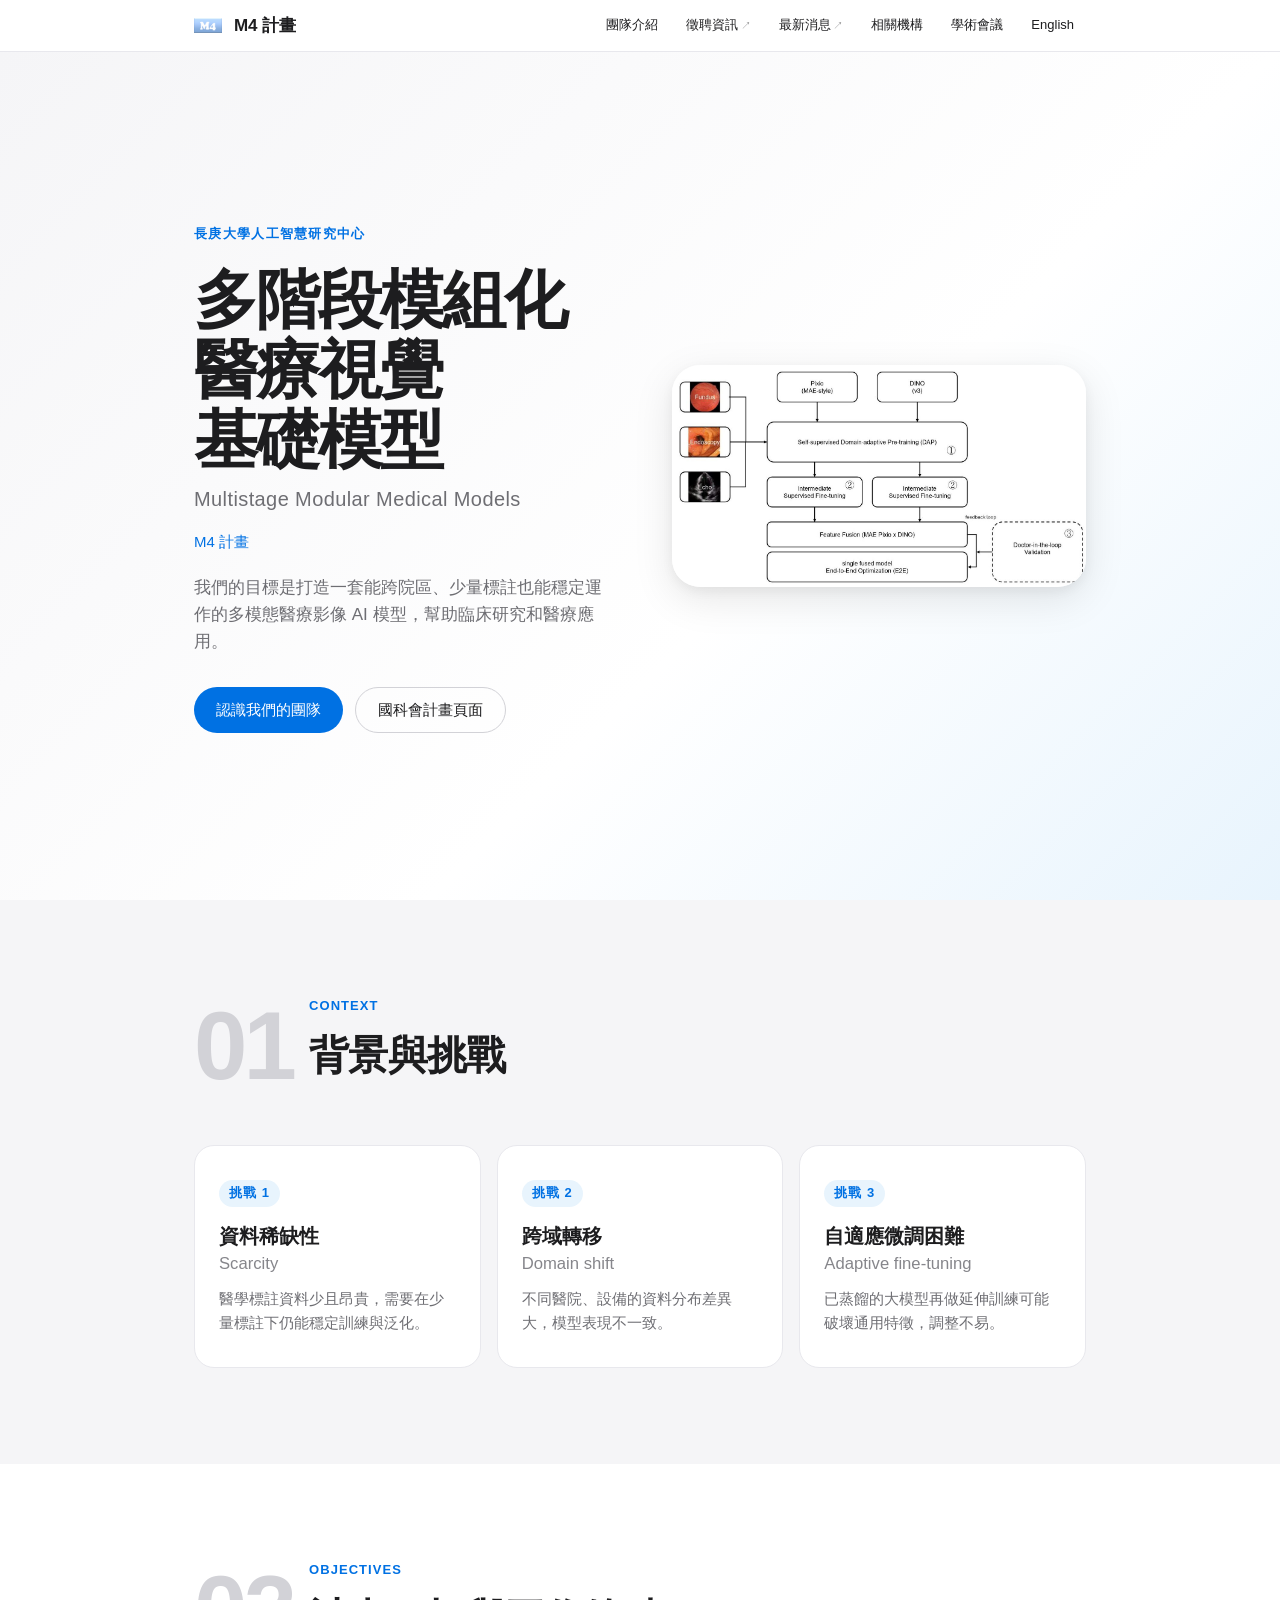
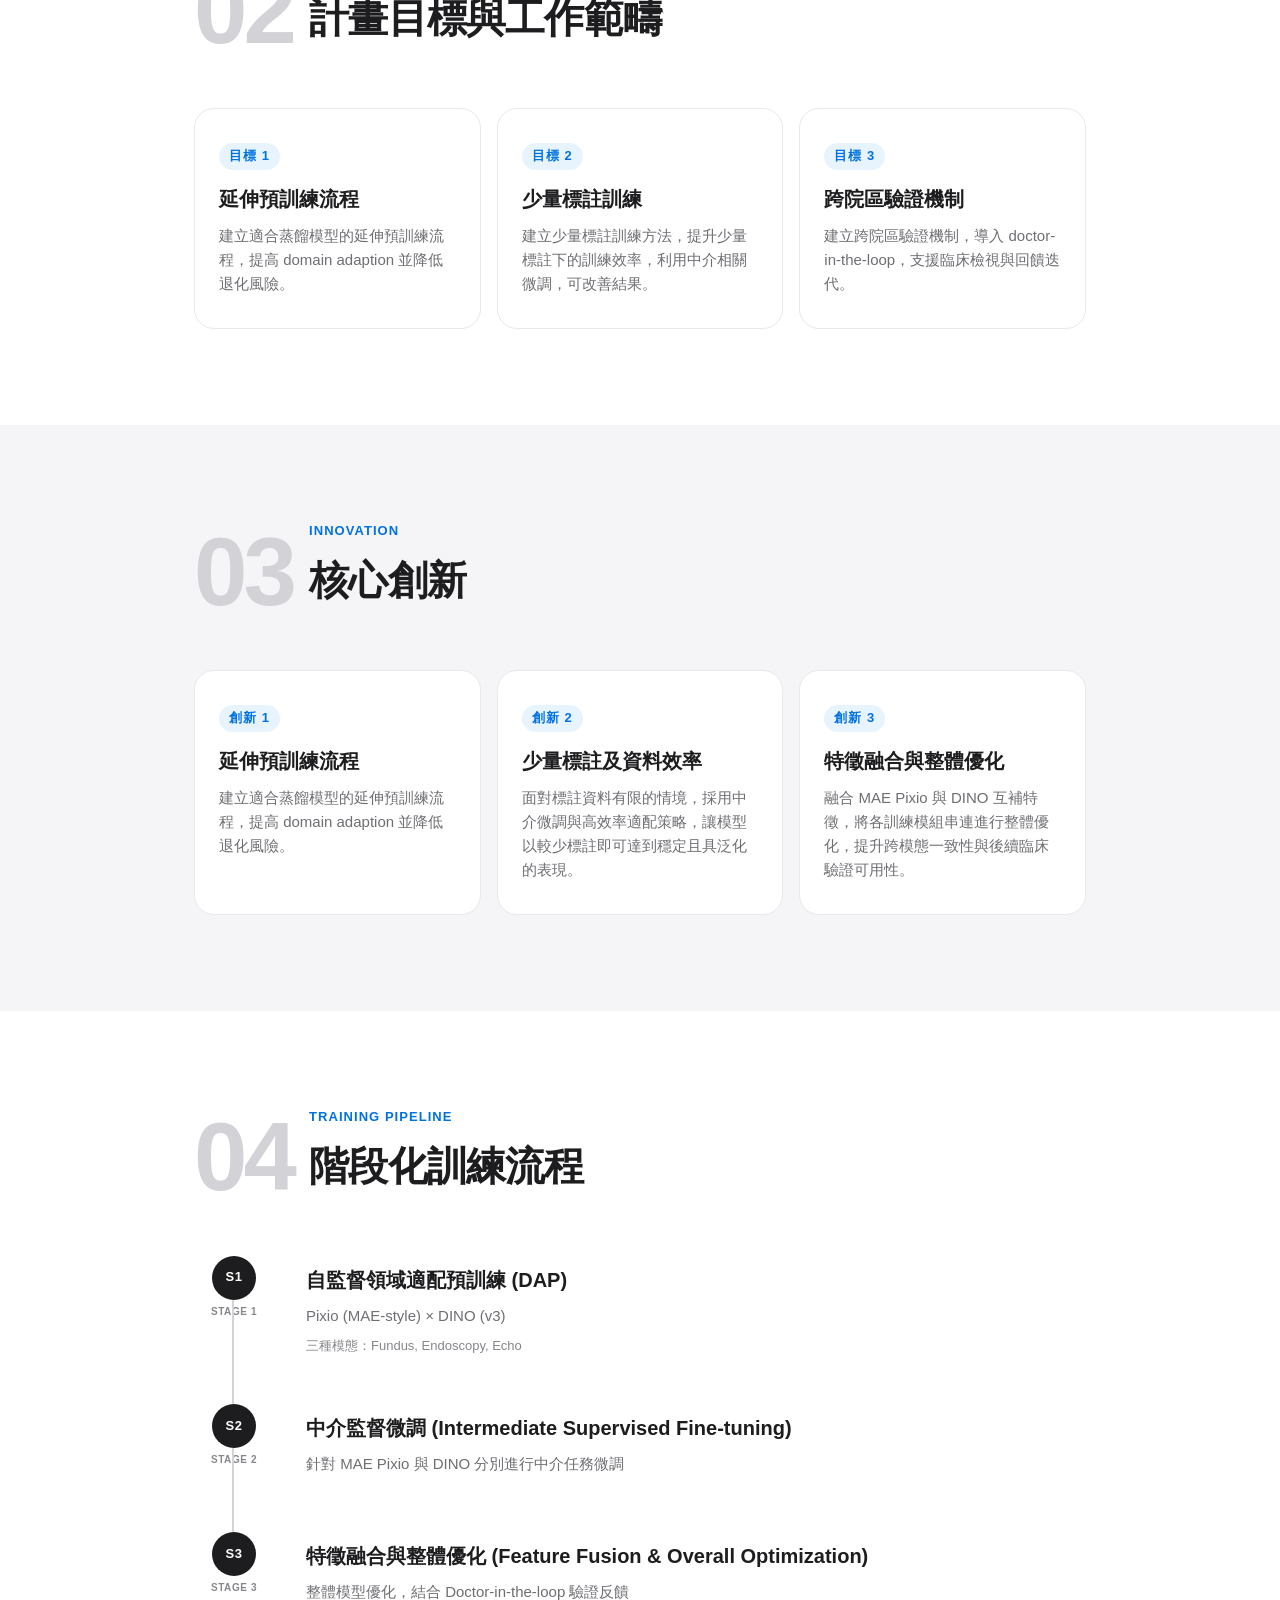
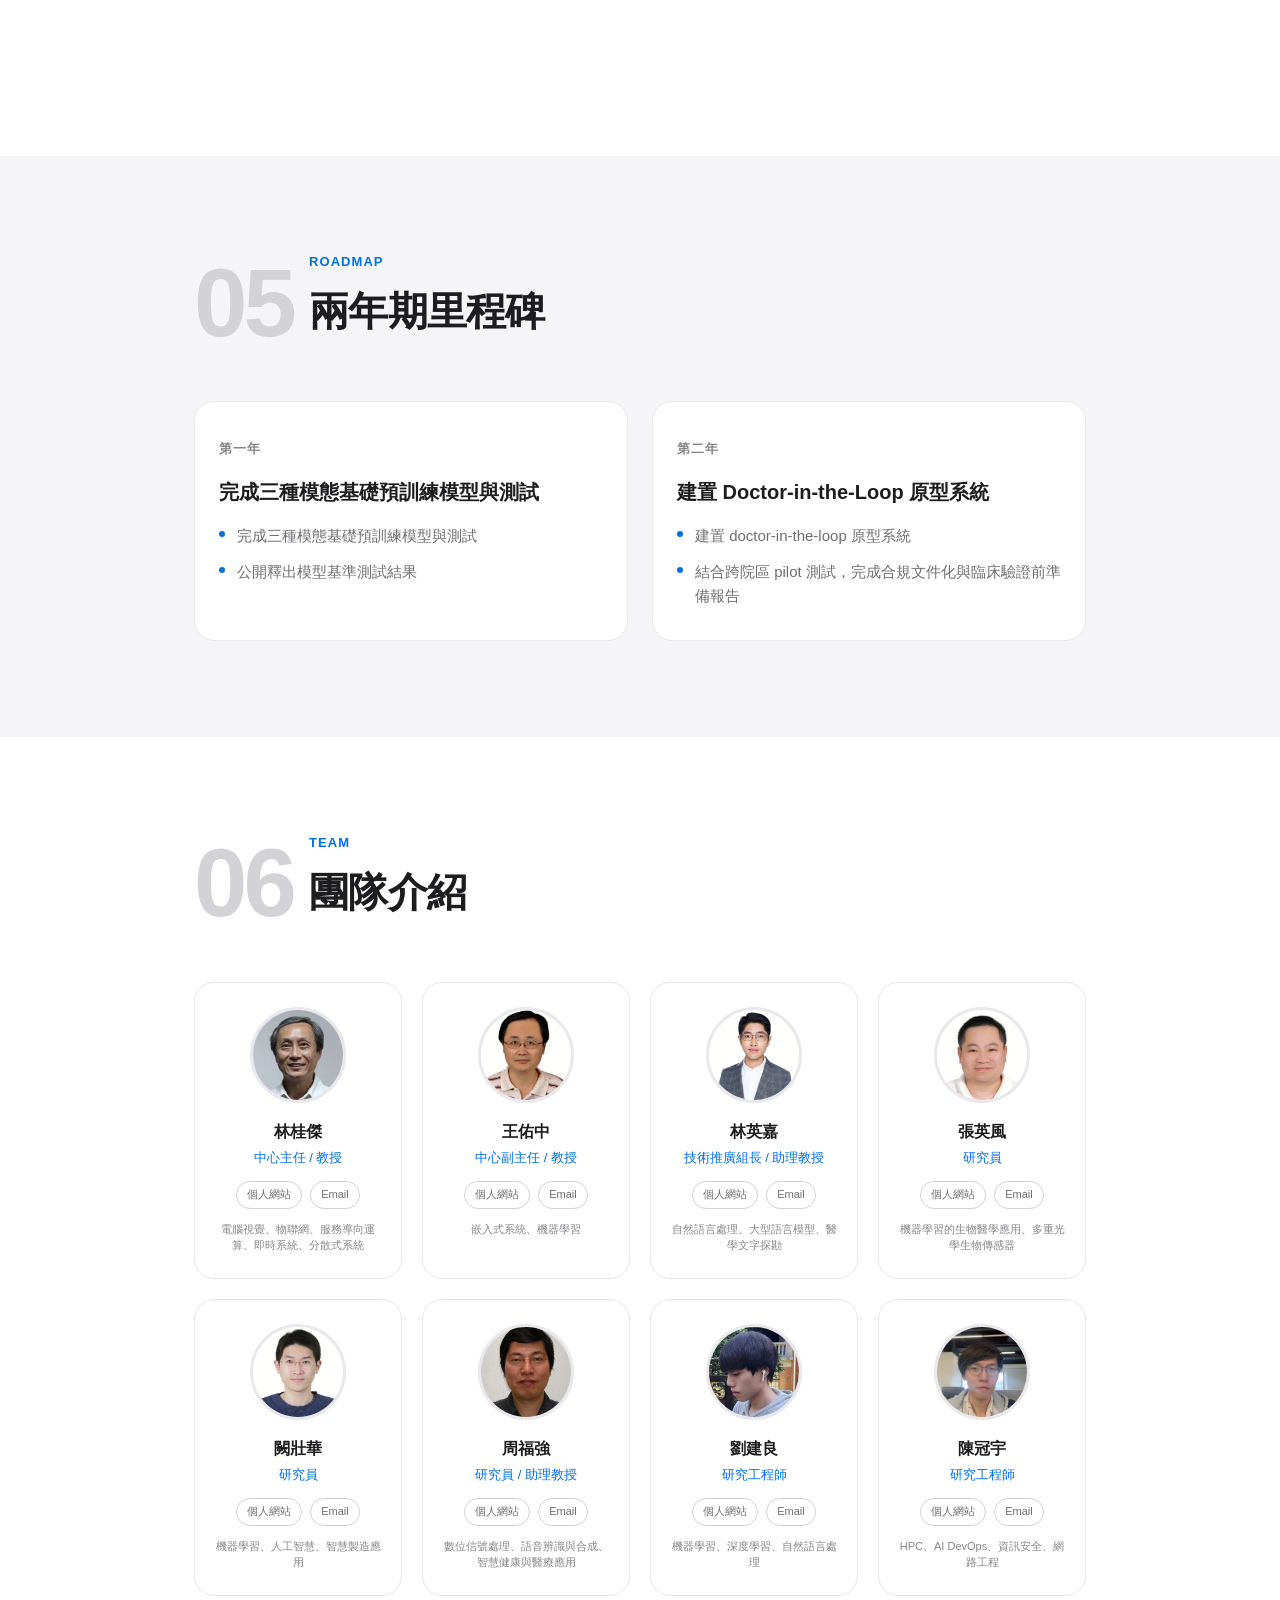
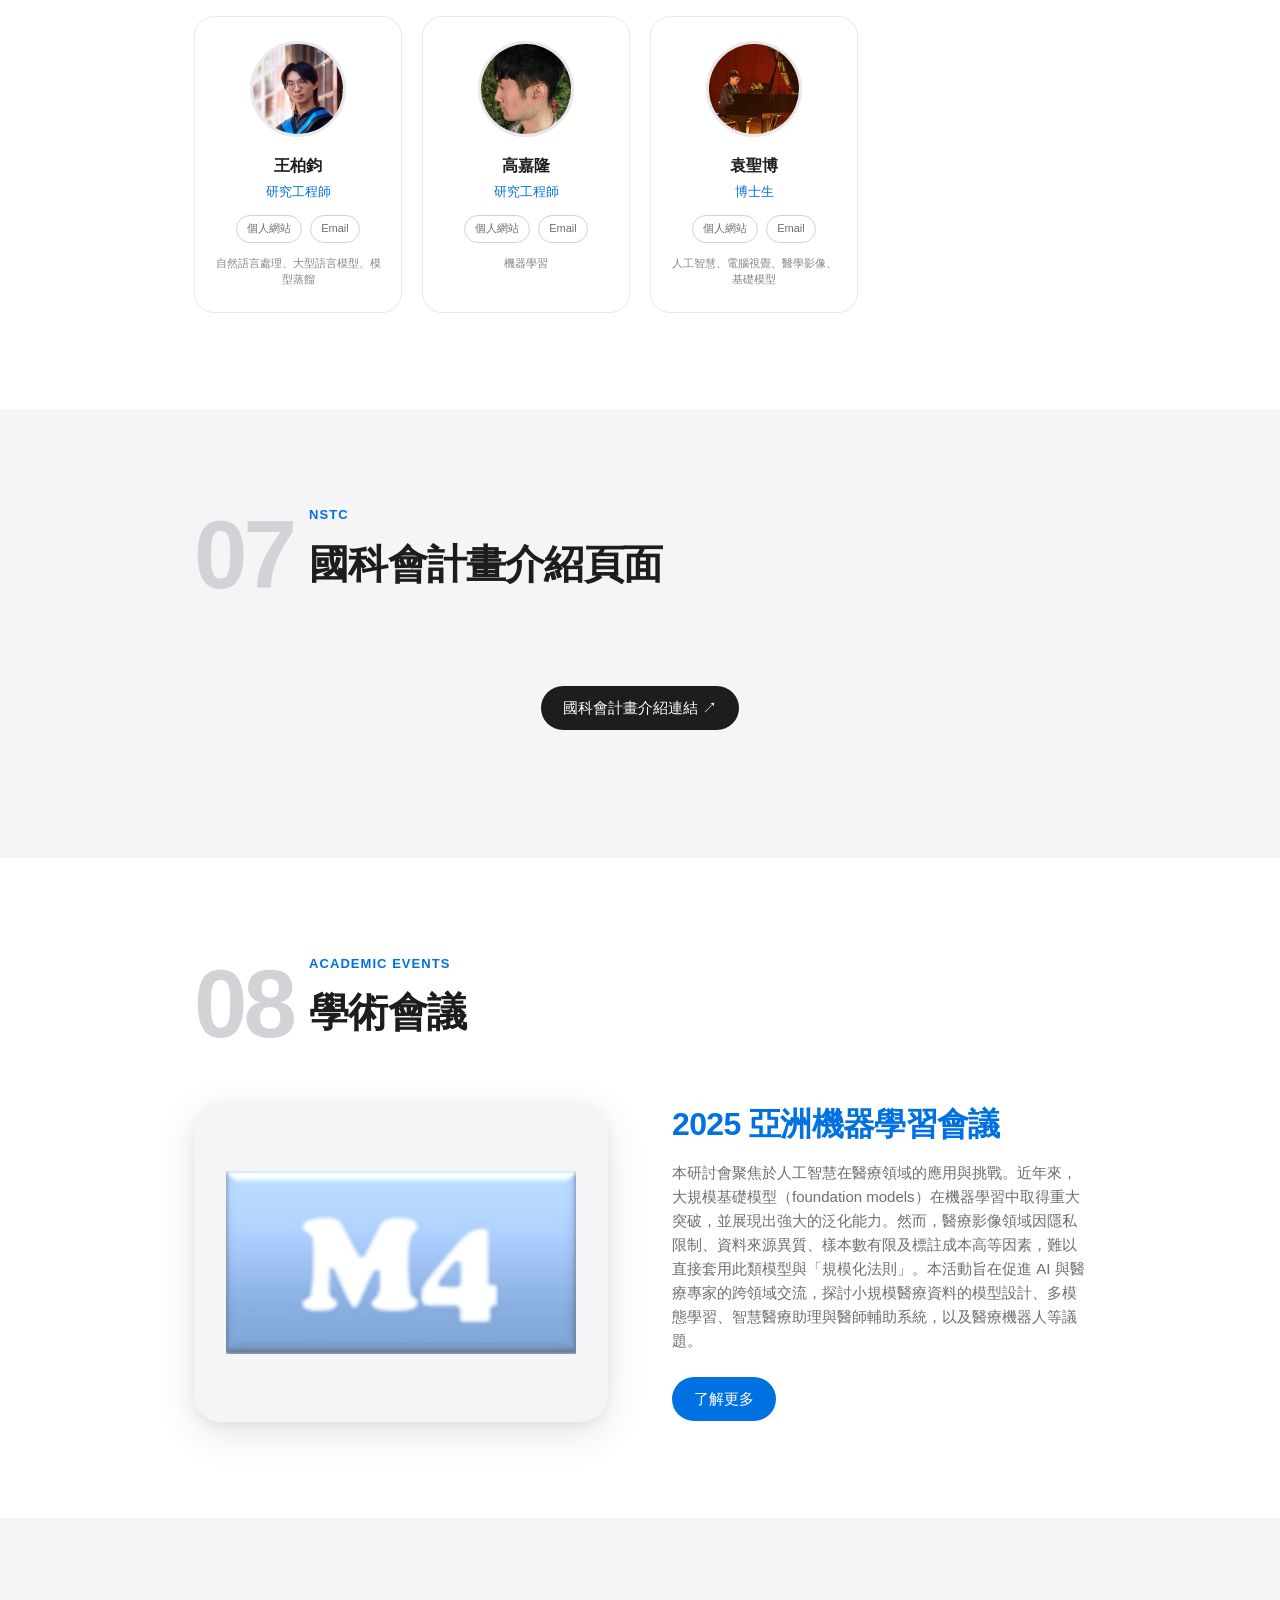
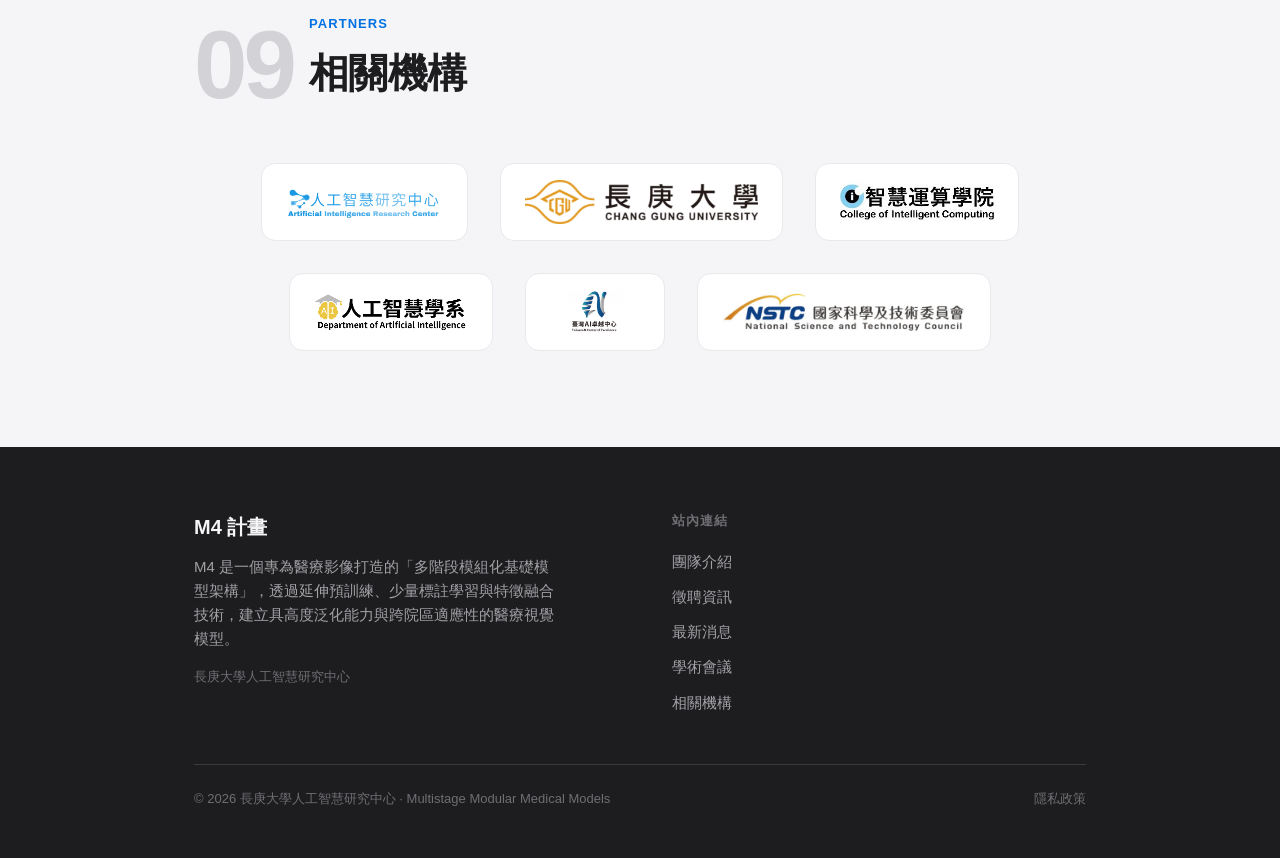
<file: index.html>
<!doctype html>
<html lang="zh-TW">
  <head>
    <meta charset="utf-8" />
    <meta name="viewport" content="width=device-width, initial-scale=1" />
    <title>M4 計畫 — 多階段模組化醫療視覺基礎模型</title>
    <meta
      name="description"
      content="多階段模組化醫療視覺基礎模型（Multistage Modular Medical Models），長庚大學人工智慧研究中心。"
    />

    <!-- Favicon -->
    <link rel="icon" sizes="32x32" href="images/cropped-logo-32x32.png" />
    <link rel="apple-touch-icon" href="images/cropped-logo-180x180.png" />

    <!-- Theme stylesheet -->
    <link rel="stylesheet" href="css/theme.css" />
  </head>
  <body>
    <a class="skip-link" href="#main-content">跳至主要內容</a>

    <!-- ── Navigation ── -->
    <header class="site-nav" role="banner">
      <div class="site-nav__inner">
        <a class="site-nav__brand" href="index.html" aria-label="M4計畫 首頁">
          <img
            class="site-nav__logo"
            src="images/截圖-2026-03-12-22.49.05.png"
            alt=""
            width="28"
            height="28"
          />
          <span class="site-nav__site-name">M4 計畫</span>
        </a>

        <button
          class="site-nav__toggle"
          aria-expanded="false"
          aria-controls="site-nav-menu"
          aria-label="開啟選單"
        >
          <svg
            width="22"
            height="22"
            viewBox="0 0 24 24"
            fill="none"
            stroke="currentColor"
            stroke-width="2"
            stroke-linecap="round"
          >
            <path d="M3 7h18M3 12h18M3 17h18" />
          </svg>
        </button>

        <div class="site-nav__menu" id="site-nav-menu">
          <ul class="site-nav__links" role="list">
            <li>
              <a class="site-nav__link" href="#team-introduction">團隊介紹</a>
            </li>
            <li>
              <a
                class="site-nav__link site-nav__link--external"
                href="https://www.cgu.edu.tw/aic/Subject?nodeId=12884"
                target="_blank"
                rel="noopener"
                >徵聘資訊</a
              >
            </li>
            <li>
              <a
                class="site-nav__link site-nav__link--external"
                href="https://www.cgu.edu.tw/aic/Subject?nodeId=7143"
                target="_blank"
                rel="noopener"
                >最新消息</a
              >
            </li>
            <li>
              <a class="site-nav__link" href="#related-organizations"
                >相關機構</a
              >
            </li>
            <li>
              <a class="site-nav__link" href="#academic-conference">學術會議</a>
            </li>
            <li>
              <a class="site-nav__link" href="index-en.html">English</a>
            </li>
          </ul>
          <!-- <div class="site-nav__lang">
          <a class="site-nav__lang-btn site-nav__lang-btn--active" href="index.html">
            <img src="images/tw.png" alt="" width="16" height="12" />
            繁體中文
          </a>
          <a class="site-nav__lang-btn" href="https://m4.alfredchen.tw/en/" target="_blank" rel="noopener">
            <img src="images/us.png" alt="" width="16" height="12" />
            English
          </a>
        </div> -->
        </div>
      </div>
    </header>

    <main id="main-content">
      <!-- ── Hero ── -->
      <section class="hero" aria-label="首頁主視覺">
        <div class="hero__bg" aria-hidden="true"></div>
        <div class="container hero__inner">
          <div class="hero__content">
            <span class="hero__eyebrow">長庚大學人工智慧研究中心</span>
            <h1 class="hero__title">
              多階段模組化<br />醫療視覺<br />基礎模型
              <span class="hero__title-en"
                >Multistage Modular Medical Models</span
              >
            </h1>
            <p class="hero__subtitle">M4 計畫</p>
            <p class="hero__description">
              我們的目標是打造一套能跨院區、少量標註也能穩定運作的多模態醫療影像
              AI 模型，幫助臨床研究和醫療應用。
            </p>
            <div class="hero__cta">
              <a class="btn btn--primary" href="#team-introduction"
                >認識我們的團隊</a
              >
              <a
                class="btn btn--outline"
                href="https://www.twaicoe.org/medical-model-beyond-scaling-a-modular-foundation-model-approach-for-medical-visual-understanding/"
                target="_blank"
                rel="noopener"
                >國科會計畫頁面</a
              >
            </div>
          </div>
          <figure class="hero__image">
            <img
              src="images/E3-scaled-e1773392782258.jpg"
              alt="M4 計畫團隊"
              width="800"
              height="600"
            />
          </figure>
        </div>
      </section>

      <!-- ── 01 背景與挑戰 ── -->
      <section
        class="section section--alt"
        id="background"
        aria-labelledby="section-01-title"
      >
        <div class="container">
          <div class="section__header">
            <div class="section-label">
              <span class="section-label__num" aria-hidden="true">01</span>
              <div class="section-label__text">
                <p class="section__eyebrow">Context</p>
                <h2 class="section__title" id="section-01-title">背景與挑戰</h2>
              </div>
            </div>
          </div>
          <div class="card-grid">
            <article class="feat-card">
              <span class="feat-card__number">挑戰 1</span>
              <h3 class="feat-card__title">
                資料稀缺性<br /><small
                  style="font-weight: 400; color: var(--color-text-tertiary)"
                  >Scarcity</small
                >
              </h3>
              <p class="feat-card__body">
                醫學標註資料少且昂貴，需要在少量標註下仍能穩定訓練與泛化。
              </p>
            </article>
            <article class="feat-card">
              <span class="feat-card__number">挑戰 2</span>
              <h3 class="feat-card__title">
                跨域轉移<br /><small
                  style="font-weight: 400; color: var(--color-text-tertiary)"
                  >Domain shift</small
                >
              </h3>
              <p class="feat-card__body">
                不同醫院、設備的資料分布差異大，模型表現不一致。
              </p>
            </article>
            <article class="feat-card">
              <span class="feat-card__number">挑戰 3</span>
              <h3 class="feat-card__title">
                自適應微調困難<br /><small
                  style="font-weight: 400; color: var(--color-text-tertiary)"
                  >Adaptive fine-tuning</small
                >
              </h3>
              <p class="feat-card__body">
                已蒸餾的大模型再做延伸訓練可能破壞通用特徵，調整不易。
              </p>
            </article>
          </div>
        </div>
      </section>

      <!-- ── 02 計畫目標 ── -->
      <section
        class="section"
        id="objectives"
        aria-labelledby="section-02-title"
      >
        <div class="container">
          <div class="section__header">
            <div class="section-label">
              <span class="section-label__num" aria-hidden="true">02</span>
              <div class="section-label__text">
                <p class="section__eyebrow">Objectives</p>
                <h2 class="section__title" id="section-02-title">
                  計畫目標與工作範疇
                </h2>
              </div>
            </div>
          </div>
          <div class="card-grid">
            <article class="feat-card">
              <span class="feat-card__number">目標 1</span>
              <h3 class="feat-card__title">延伸預訓練流程</h3>
              <p class="feat-card__body">
                建立適合蒸餾模型的延伸預訓練流程，提高 domain adaption
                並降低退化風險。
              </p>
            </article>
            <article class="feat-card">
              <span class="feat-card__number">目標 2</span>
              <h3 class="feat-card__title">少量標註訓練</h3>
              <p class="feat-card__body">
                建立少量標註訓練方法，提升少量標註下的訓練效率，利用中介相關微調，可改善結果。
              </p>
            </article>
            <article class="feat-card">
              <span class="feat-card__number">目標 3</span>
              <h3 class="feat-card__title">跨院區驗證機制</h3>
              <p class="feat-card__body">
                建立跨院區驗證機制，導入
                doctor-in-the-loop，支援臨床檢視與回饋迭代。
              </p>
            </article>
          </div>
        </div>
      </section>

      <!-- ── 03 核心創新 ── -->
      <section
        class="section section--alt"
        id="innovations"
        aria-labelledby="section-03-title"
      >
        <div class="container">
          <div class="section__header">
            <div class="section-label">
              <span class="section-label__num" aria-hidden="true">03</span>
              <div class="section-label__text">
                <p class="section__eyebrow">Innovation</p>
                <h2 class="section__title" id="section-03-title">核心創新</h2>
              </div>
            </div>
          </div>
          <div class="card-grid">
            <article class="feat-card">
              <span class="feat-card__number">創新 1</span>
              <h3 class="feat-card__title">延伸預訓練流程</h3>
              <p class="feat-card__body">
                建立適合蒸餾模型的延伸預訓練流程，提高 domain adaption
                並降低退化風險。
              </p>
            </article>
            <article class="feat-card">
              <span class="feat-card__number">創新 2</span>
              <h3 class="feat-card__title">少量標註及資料效率</h3>
              <p class="feat-card__body">
                面對標註資料有限的情境，採用中介微調與高效率適配策略，讓模型以較少標註即可達到穩定且具泛化的表現。
              </p>
            </article>
            <article class="feat-card">
              <span class="feat-card__number">創新 3</span>
              <h3 class="feat-card__title">特徵融合與整體優化</h3>
              <p class="feat-card__body">
                融合 MAE Pixio 與 DINO
                互補特徵，將各訓練模組串連進行整體優化，提升跨模態一致性與後續臨床驗證可用性。
              </p>
            </article>
          </div>
        </div>
      </section>

      <!-- ── 04 階段化訓練流程 ── -->
      <section class="section" id="pipeline" aria-labelledby="section-04-title">
        <div class="container">
          <div class="section__header">
            <div class="section-label">
              <span class="section-label__num" aria-hidden="true">04</span>
              <div class="section-label__text">
                <p class="section__eyebrow">Training Pipeline</p>
                <h2 class="section__title" id="section-04-title">
                  階段化訓練流程
                </h2>
              </div>
            </div>
          </div>
          <div class="pipeline">
            <div class="pipeline__item">
              <div class="pipeline__badge">
                <span class="pipeline__step-num">S1</span>
                <span class="pipeline__label">Stage 1</span>
              </div>
              <div class="pipeline__content">
                <h3 class="pipeline__title">自監督領域適配預訓練 (DAP)</h3>
                <p class="pipeline__detail">Pixio (MAE-style) × DINO (v3)</p>
                <p class="pipeline__meta">三種模態：Fundus, Endoscopy, Echo</p>
              </div>
            </div>
            <div class="pipeline__item">
              <div class="pipeline__badge">
                <span class="pipeline__step-num">S2</span>
                <span class="pipeline__label">Stage 2</span>
              </div>
              <div class="pipeline__content">
                <h3 class="pipeline__title">
                  中介監督微調 (Intermediate Supervised Fine-tuning)
                </h3>
                <p class="pipeline__detail">
                  針對 MAE Pixio 與 DINO 分別進行中介任務微調
                </p>
              </div>
            </div>
            <div class="pipeline__item">
              <div class="pipeline__badge">
                <span class="pipeline__step-num">S3</span>
                <span class="pipeline__label">Stage 3</span>
              </div>
              <div class="pipeline__content">
                <h3 class="pipeline__title">
                  特徵融合與整體優化 (Feature Fusion &amp; Overall Optimization)
                </h3>
                <p class="pipeline__detail">
                  整體模型優化，結合 Doctor-in-the-loop 驗證反饋
                </p>
              </div>
            </div>
          </div>
        </div>
      </section>

      <!-- ── 05 兩年期里程碑 ── -->
      <section
        class="section section--alt"
        id="milestones-section"
        aria-labelledby="section-05-title"
      >
        <div class="container">
          <div class="section__header">
            <div class="section-label">
              <span class="section-label__num" aria-hidden="true">05</span>
              <div class="section-label__text">
                <p class="section__eyebrow">Roadmap</p>
                <h2 class="section__title" id="section-05-title">
                  兩年期里程碑
                </h2>
              </div>
            </div>
          </div>
          <div class="milestones">
            <div class="milestone">
              <span class="milestone__year">第一年</span>
              <h3 class="milestone__title">完成三種模態基礎預訓練模型與測試</h3>
              <ul class="milestone__items">
                <li>完成三種模態基礎預訓練模型與測試</li>
                <li>公開釋出模型基準測試結果</li>
              </ul>
            </div>
            <div class="milestone">
              <span class="milestone__year">第二年</span>
              <h3 class="milestone__title">建置 Doctor-in-the-Loop 原型系統</h3>
              <ul class="milestone__items">
                <li>建置 doctor-in-the-loop 原型系統</li>
                <li>
                  結合跨院區 pilot 測試，完成合規文件化與臨床驗證前準備報告
                </li>
              </ul>
            </div>
          </div>
        </div>
      </section>

      <!-- ── 06 團隊介紹 ── -->
      <section
        class="section"
        id="team-introduction"
        aria-labelledby="section-06-title"
      >
        <div class="container">
          <div class="section__header">
            <div class="section-label">
              <span class="section-label__num" aria-hidden="true">06</span>
              <div class="section-label__text">
                <p class="section__eyebrow">Team</p>
                <h2 class="section__title" id="section-06-title">團隊介紹</h2>
              </div>
            </div>
          </div>
          <div class="team-grid">
            <article class="member-card">
              <div class="member-card__photo">
                <img
                  src="images/8145feb1-9708-4ad5-87f3-121fce575968-edited-1-591x600.jpg"
                  alt="林桂傑 教授"
                  width="96"
                  height="96"
                />
              </div>
              <h3 class="member-card__name">林桂傑</h3>
              <p class="member-card__role">中心主任 / 教授</p>
              <div class="member-card__links">
                <a
                  class="member-card__link"
                  href="https://faculty.sites.uci.edu/klin/"
                  target="_blank"
                  rel="noopener"
                  >個人網站</a
                >
                <a class="member-card__link" href="mailto:klin@cgu.edu.tw"
                  >Email</a
                >
              </div>
              <p class="member-card__specialties">
                電腦視覺、物聯網、服務導向運算、即時系統、分散式系統
              </p>
            </article>

            <article class="member-card">
              <div class="member-card__photo">
                <img
                  src="images/be84da31-3fab-41fd-8dde-f7ce2281baea-edited-596x600.jpg"
                  alt="王佑中 教授"
                  width="96"
                  height="96"
                />
              </div>
              <h3 class="member-card__name">王佑中</h3>
              <p class="member-card__role">中心副主任 / 教授</p>
              <div class="member-card__links">
                <a
                  class="member-card__link"
                  href="https://www.cgu.edu.tw/ai/FullTimeProfessorManagement/Detail/d333ffe8-af47-4b45-a85a-c0e6c5568bb9"
                  target="_blank"
                  rel="noopener"
                  >個人網站</a
                >
                <a class="member-card__link" href="mailto:wycc@cgu.edu.tw"
                  >Email</a
                >
              </div>
              <p class="member-card__specialties">嵌入式系統、機器學習</p>
            </article>

            <article class="member-card">
              <div class="member-card__photo">
                <img
                  src="images/61e68821-8cb5-4e25-8ddf-5277ef7bdc0d-edited-1-593x600.jpg"
                  alt="林英嘉 助理教授"
                  width="96"
                  height="96"
                />
              </div>
              <h3 class="member-card__name">林英嘉</h3>
              <p class="member-card__role">技術推廣組長 / 助理教授</p>
              <div class="member-card__links">
                <a
                  class="member-card__link"
                  href="https://yingjialin.org/about/"
                  target="_blank"
                  rel="noopener"
                  >個人網站</a
                >
                <a class="member-card__link" href="mailto:yjlin@cgu.edu.tw"
                  >Email</a
                >
              </div>
              <p class="member-card__specialties">
                自然語言處理、大型語言模型、醫學文字探勘
              </p>
            </article>

            <article class="member-card">
              <div class="member-card__photo">
                <img
                  src="images/73c68562-c8c8-46f1-aa8c-1861c3284c4e-edited-593x600.jpg"
                  alt="張英風 研究員"
                  width="96"
                  height="96"
                />
              </div>
              <h3 class="member-card__name">張英風</h3>
              <p class="member-card__role">研究員</p>
              <div class="member-card__links">
                <a
                  class="member-card__link"
                  href="https://www.cgu.edu.tw/aic/ContentSection?nodeId=13252"
                  target="_blank"
                  rel="noopener"
                  >個人網站</a
                >
                <a
                  class="member-card__link"
                  href="mailto:yfchang@mail.cgu.edu.tw"
                  >Email</a
                >
              </div>
              <p class="member-card__specialties">
                機器學習的生物醫學應用、多重光學生物傳感器
              </p>
            </article>

            <article class="member-card">
              <div class="member-card__photo">
                <img
                  src="images/e7cb84a3-ef7b-44e3-8228-aa56aeb4a3d0-edited-595x600.jpg"
                  alt="闕壯華 研究員"
                  width="96"
                  height="96"
                />
              </div>
              <h3 class="member-card__name">闕壯華</h3>
              <p class="member-card__role">研究員</p>
              <div class="member-card__links">
                <a
                  class="member-card__link"
                  href="https://pure.lib.cgu.edu.tw/zh/persons/chuang-hua-chueh/"
                  target="_blank"
                  rel="noopener"
                  >個人網站</a
                >
                <a class="member-card__link" href="mailto:chchueh@cgu.edu.tw"
                  >Email</a
                >
              </div>
              <p class="member-card__specialties">
                機器學習、人工智慧、智慧製造應用
              </p>
            </article>

            <article class="member-card">
              <div class="member-card__photo">
                <img
                  src="images/8311835c-bbb5-4063-a563-0d819028b270-edited-600x595.jpg"
                  alt="周福強 助理教授"
                  width="96"
                  height="96"
                />
              </div>
              <h3 class="member-card__name">周福強</h3>
              <p class="member-card__role">研究員 / 助理教授</p>
              <div class="member-card__links">
                <a
                  class="member-card__link"
                  href="https://www.cgu.edu.tw/ai/FullTimeProfessorManagement/Detail/e3cfc1b6-9017-42ef-8f43-b96c3e9e0db4"
                  target="_blank"
                  rel="noopener"
                  >個人網站</a
                >
                <a class="member-card__link" href="mailto:fcc@cgu.edu.tw"
                  >Email</a
                >
              </div>
              <p class="member-card__specialties">
                數位信號處理、語音辨識與合成、智慧健康與醫療應用
              </p>
            </article>

            <article class="member-card">
              <div class="member-card__photo">
                <img
                  src="images/73595bcc-d071-40c9-ad40-d05525def06b-edited-600x600.jpg"
                  alt="劉建良 研究工程師"
                  width="96"
                  height="96"
                />
              </div>
              <h3 class="member-card__name">劉建良</h3>
              <p class="member-card__role">研究工程師</p>
              <div class="member-card__links">
                <a
                  class="member-card__link"
                  href="https://nail1021734.github.io"
                  target="_blank"
                  rel="noopener"
                  >個人網站</a
                >
                <a class="member-card__link" href="mailto:liucl@cgu.edu.tw"
                  >Email</a
                >
              </div>
              <p class="member-card__specialties">
                機器學習、深度學習、自然語言處理
              </p>
            </article>

            <article class="member-card">
              <div class="member-card__photo">
                <img
                  src="images/6846e7ce-2af5-483e-a012-dae6585ef5ab.png"
                  alt="陳冠宇 研究工程師"
                  width="96"
                  height="96"
                />
              </div>
              <h3 class="member-card__name">陳冠宇</h3>
              <p class="member-card__role">研究工程師</p>
              <div class="member-card__links">
                <a
                  class="member-card__link"
                  href="http://alfredchen.tw"
                  target="_blank"
                  rel="noopener"
                  >個人網站</a
                >
                <a class="member-card__link" href="mailto:im@alfredchen.tw"
                  >Email</a
                >
              </div>
              <p class="member-card__specialties">
                HPC、AI DevOps、資訊安全、網路工程
              </p>
            </article>

            <article class="member-card">
              <div class="member-card__photo">
                <img
                  src="images/bojyun.wang_.jpg"
                  alt="王柏鈞 研究工程師"
                  width="96"
                  height="96"
                />
              </div>
              <h3 class="member-card__name">王柏鈞</h3>
              <p class="member-card__role">研究工程師</p>
              <div class="member-card__links">
                <a
                  class="member-card__link"
                  href="https://bojyunwang.me"
                  target="_blank"
                  rel="noopener"
                  >個人網站</a
                >
                <a
                  class="member-card__link"
                  href="mailto:bojyun.wang@cgu.edu.tw"
                  >Email</a
                >
              </div>
              <p class="member-card__specialties">
                自然語言處理、大型語言模型、模型蒸餾
              </p>
            </article>

            <article class="member-card">
              <div class="member-card__photo">
                <img
                  src="images/S__14401619-edited-593x600.jpg"
                  alt="高嘉隆 研究工程師"
                  width="96"
                  height="96"
                />
              </div>
              <h3 class="member-card__name">高嘉隆</h3>
              <p class="member-card__role">研究工程師</p>
              <div class="member-card__links">
                <a
                  class="member-card__link"
                  href="https://cguaickao.github.io/my-personal-site/"
                  target="_blank"
                  rel="noopener"
                  >個人網站</a
                >
                <a class="member-card__link" href="mailto:clkaoc@cgu.edu.tw"
                  >Email</a
                >
              </div>
              <p class="member-card__specialties">機器學習</p>
            </article>

            <article class="member-card">
              <div class="member-card__photo">
                <img
                  src="images/717179.jpg"
                  alt="袁聖博 博士生"
                  width="96"
                  height="96"
                />
              </div>
              <h3 class="member-card__name">袁聖博</h3>
              <p class="member-card__role">博士生</p>
              <div class="member-card__links">
                <a
                  class="member-card__link"
                  href="https://winterbelieve.github.io"
                  target="_blank"
                  rel="noopener"
                  >個人網站</a
                >
                <a
                  class="member-card__link"
                  href="mailto:winterdanielyuan@gmail.com"
                  >Email</a
                >
              </div>
              <p class="member-card__specialties">
                人工智慧、電腦視覺、醫學影像、基礎模型
              </p>
            </article>
          </div>
        </div>
      </section>

      <!-- ── 07 國科會計畫 ── -->
      <section
        class="section section--alt"
        id="nstc-project"
        aria-labelledby="section-07-title"
      >
        <div class="container">
          <div class="section__header">
            <div class="section-label">
              <span class="section-label__num" aria-hidden="true">07</span>
              <div class="section-label__text">
                <p class="section__eyebrow">NSTC</p>
                <h2 class="section__title" id="section-07-title">
                  國科會計畫介紹頁面
                </h2>
              </div>
            </div>
          </div>
          <div style="text-align: center; padding-block: var(--space-8)">
            <a
              class="btn btn--secondary"
              href="https://www.twaicoe.org/medical-model-beyond-scaling-a-modular-foundation-model-approach-for-medical-visual-understanding/"
              target="_blank"
              rel="noopener"
            >
              國科會計畫介紹連結 ↗
            </a>
          </div>
        </div>
      </section>

      <!-- ── 08 學術會議 ── -->
      <section
        class="section"
        id="academic-conference"
        aria-labelledby="section-08-title"
      >
        <div class="container">
          <div class="section__header">
            <div class="section-label">
              <span class="section-label__num" aria-hidden="true">08</span>
              <div class="section-label__text">
                <p class="section__eyebrow">Academic Events</p>
                <h2 class="section__title" id="section-08-title">學術會議</h2>
              </div>
            </div>
          </div>
          <div class="feature-block">
            <figure class="feature-block__image">
              <img
                src="images/截圖-2026-03-12-22.49.05.png"
                alt="2025 亞洲機器學習會議"
                style="
                  width: 100%;
                  height: 320px;
                  object-fit: contain;
                  background: #f5f5f7;
                  padding: 2rem;
                "
              />
            </figure>
            <div class="feature-block__content">
              <h3 class="feature-block__title">
                <a
                  href="https://m4.alfredchen.tw/zh/acml-2025-medical-ai-forum/"
                  target="_blank"
                  rel="noopener"
                >
                  2025 亞洲機器學習會議
                </a>
              </h3>
              <p class="feature-block__body">
                本研討會聚焦於人工智慧在醫療領域的應用與挑戰。近年來，大規模基礎模型（foundation
                models）在機器學習中取得重大突破，並展現出強大的泛化能力。然而，醫療影像領域因隱私限制、資料來源異質、樣本數有限及標註成本高等因素，難以直接套用此類模型與「規模化法則」。本活動旨在促進
                AI
                與醫療專家的跨領域交流，探討小規模醫療資料的模型設計、多模態學習、智慧醫療助理與醫師輔助系統，以及醫療機器人等議題。
              </p>
              <a
                class="btn btn--primary"
                href="https://m4.alfredchen.tw/zh/acml-2025-medical-ai-forum/"
                target="_blank"
                rel="noopener"
              >
                了解更多
              </a>
            </div>
          </div>
        </div>
      </section>

      <!-- ── 09 相關機構 ── -->
      <section
        class="section section--alt"
        id="related-organizations"
        aria-labelledby="section-09-title"
      >
        <div class="container">
          <div class="section__header">
            <div class="section-label">
              <span class="section-label__num" aria-hidden="true">09</span>
              <div class="section-label__text">
                <p class="section__eyebrow">Partners</p>
                <h2 class="section__title" id="section-09-title">相關機構</h2>
              </div>
            </div>
          </div>
          <div class="org-logos">
            <a
              class="org-logos__item"
              href="https://www.cgu.edu.tw/aic"
              target="_blank"
              rel="noopener"
              aria-label="長庚大學人工智慧研究中心"
            >
              <img
                src="images/226cbf55-707f-4b74-88eb-61a390e760e2-600x169.png"
                alt="長庚大學人工智慧研究中心"
              />
            </a>
            <a
              class="org-logos__item"
              href="https://www.cgu.edu.tw/"
              target="_blank"
              rel="noopener"
              aria-label="長庚大學"
            >
              <img src="images/cgu-logo-1-600x113.png" alt="長庚大學" />
            </a>
            <a
              class="org-logos__item"
              href="https://www.cgu.edu.tw/coic"
              target="_blank"
              rel="noopener"
              aria-label="CGU COIC"
            >
              <img
                src="images/4ee66042-3178-4016-bbb7-baea58725ab8.jpeg"
                alt="CGU COIC"
              />
            </a>
            <a
              class="org-logos__item"
              href="https://www.cgu.edu.tw/ai"
              target="_blank"
              rel="noopener"
              aria-label="CGU AI"
            >
              <img
                src="images/d25dd5d4-6817-4722-bfb2-2a04997943f7.png"
                alt="CGU AI"
              />
            </a>
            <a
              class="org-logos__item"
              href="https://www.twaicoe.org/"
              target="_blank"
              rel="noopener"
              aria-label="AICоE"
            >
              <img src="images/aicoe-logo.png" alt="AICоE" />
            </a>
            <a
              class="org-logos__item"
              href="https://www.nstc.gov.tw/?l=ch"
              target="_blank"
              rel="noopener"
              aria-label="國家科學及技術委員會"
            >
              <img
                src="images/國科會標誌組合JPG-e1773390820565-600x108.jpg"
                alt="國家科學及技術委員會"
              />
            </a>
          </div>
        </div>
      </section>
    </main>

    <!-- ── Footer ── -->
    <footer class="site-footer" role="contentinfo">
      <div class="container">
        <div class="site-footer__inner">
          <div class="site-footer__brand">
            <p class="site-footer__name">M4 計畫</p>
            <p class="site-footer__tagline">
              M4
              是一個專為醫療影像打造的「多階段模組化基礎模型架構」，透過延伸預訓練、少量標註學習與特徵融合技術，建立具高度泛化能力與跨院區適應性的醫療視覺模型。
            </p>
            <p class="site-footer__org">長庚大學人工智慧研究中心</p>
          </div>
          <nav class="site-footer__nav" aria-label="頁尾導覽">
            <p class="site-footer__nav-title">站內連結</p>
            <ul class="site-footer__nav-list">
              <li><a href="#team-introduction">團隊介紹</a></li>
              <li>
                <a
                  href="https://www.cgu.edu.tw/aic/Subject?nodeId=12884"
                  target="_blank"
                  rel="noopener"
                  >徵聘資訊</a
                >
              </li>
              <li>
                <a
                  href="https://www.cgu.edu.tw/aic/Subject?nodeId=7143"
                  target="_blank"
                  rel="noopener"
                  >最新消息</a
                >
              </li>
              <li><a href="#academic-conference">學術會議</a></li>
              <li><a href="#related-organizations">相關機構</a></li>
            </ul>
          </nav>
        </div>
        <div class="site-footer__bottom">
          <p class="site-footer__copy">
            © 2026 長庚大學人工智慧研究中心 · Multistage Modular Medical Models
          </p>
          <div class="site-footer__links">
            <a href="#">隱私政策</a>
          </div>
        </div>
      </div>
    </footer>

    <!-- Mobile nav toggle -->
    <script>
      (function () {
        var btn = document.querySelector(".site-nav__toggle");
        var menu = document.querySelector(".site-nav__menu");
        if (!btn || !menu) return;
        btn.addEventListener("click", function () {
          var open = menu.classList.toggle("is-open");
          btn.setAttribute("aria-expanded", String(open));
        });
        menu.querySelectorAll("a").forEach(function (a) {
          a.addEventListener("click", function () {
            menu.classList.remove("is-open");
            btn.setAttribute("aria-expanded", "false");
          });
        });
      })();
    </script>
  </body>
</html>
</file>
<file: css/theme.css>
/* ============================================================
   M4 計畫 — Apple-Inspired Theme
   Design System: White-first, professional, clean
   ============================================================ */

/* ── 1. Design Tokens ──────────────────────────────────────── */
:root {
  /* Colors */
  --color-bg:           #ffffff;
  --color-bg-alt:       #f5f5f7;
  --color-bg-card:      #ffffff;
  --color-bg-dark:      #1d1d1f;
  --color-text:         #1d1d1f;
  --color-text-secondary: #6e6e73;
  --color-text-tertiary:  #86868b;
  --color-accent:       #0071e3;
  --color-accent-hover: #0077ed;
  --color-accent-light: #e8f4fd;
  --color-border:       #d2d2d7;
  --color-border-light: #e8e8ed;

  /* Typography */
  --font: -apple-system, BlinkMacSystemFont, "SF Pro Display", "SF Pro Text",
          "PingFang TC", "Noto Sans TC", "Microsoft JhengHei",
          "Helvetica Neue", Arial, sans-serif;
  --font-size-display:  clamp(38px, 5.5vw, 64px);
  --font-size-hero-sub: clamp(18px, 2.2vw, 24px);
  --font-size-section:  clamp(26px, 3.5vw, 40px);
  --font-size-card-h:   20px;
  --font-size-body:     17px;
  --font-size-sm:       15px;
  --font-size-xs:       13px;
  --lh-tight:           1.1;
  --lh-snug:            1.3;
  --lh-normal:          1.6;

  /* Spacing */
  --space-1:  4px;
  --space-2:  8px;
  --space-3:  12px;
  --space-4:  16px;
  --space-5:  20px;
  --space-6:  24px;
  --space-8:  32px;
  --space-10: 40px;
  --space-12: 48px;
  --space-16: 64px;
  --space-20: 80px;
  --space-24: 96px;
  --space-32: 128px;

  /* Layout */
  --container-w:    980px;
  --container-pad:  clamp(20px, 4vw, 44px);
  --nav-h:          52px;

  /* Radius */
  --radius-sm:  8px;
  --radius-md:  14px;
  --radius-lg:  20px;
  --radius-xl:  28px;
  --radius-full: 9999px;

  /* Shadows */
  --shadow-sm:  0 1px 3px rgba(0,0,0,.06), 0 1px 2px rgba(0,0,0,.04);
  --shadow-md:  0 4px 16px rgba(0,0,0,.08), 0 2px 6px rgba(0,0,0,.04);
  --shadow-lg:  0 12px 40px rgba(0,0,0,.10), 0 4px 12px rgba(0,0,0,.05);

  /* Transitions */
  --ease-out: cubic-bezier(0.25, 0.46, 0.45, 0.94);
  --transition: 0.25s var(--ease-out);
}

/* ── 2. Reset & Base ────────────────────────────────────────── */
*, *::before, *::after { box-sizing: border-box; margin: 0; padding: 0; }

html {
  scroll-behavior: smooth;
  -webkit-font-smoothing: antialiased;
  -moz-osx-font-smoothing: grayscale;
}

body {
  font-family: var(--font);
  font-size: var(--font-size-body);
  line-height: var(--lh-normal);
  color: var(--color-text);
  background: var(--color-bg);
}

img { display: block; max-width: 100%; height: auto; }

a {
  color: var(--color-accent);
  text-decoration: none;
  transition: color var(--transition);
}
a:hover { color: var(--color-accent-hover); }

/* Skip link */
.skip-link {
  position: absolute;
  left: -9999px;
}
.skip-link:focus {
  left: var(--space-4);
  top: var(--space-4);
  z-index: 9999;
  padding: var(--space-2) var(--space-4);
  background: var(--color-bg-dark);
  color: #fff;
  border-radius: var(--radius-sm);
  font-size: var(--font-size-sm);
}

/* ── 3. Layout Utilities ────────────────────────────────────── */
.container {
  width: 100%;
  max-width: var(--container-w);
  margin-inline: auto;
  padding-inline: var(--container-pad);
}

.section {
  padding-block: var(--space-24);
}
.section--alt {
  background: var(--color-bg-alt);
}
.section--dark {
  background: var(--color-bg-dark);
  color: #f5f5f7;
}

.section__eyebrow {
  font-size: var(--font-size-xs);
  font-weight: 600;
  letter-spacing: .08em;
  text-transform: uppercase;
  color: var(--color-accent);
  margin-bottom: var(--space-3);
}

.section__title {
  font-size: var(--font-size-section);
  font-weight: 700;
  line-height: var(--lh-snug);
  letter-spacing: -.02em;
  color: var(--color-text);
  margin-bottom: var(--space-4);
}
.section--alt .section__title,
.section--dark .section__title {
  color: inherit;
}

.section__lead {
  font-size: var(--font-size-sm);
  color: var(--color-text-secondary);
  line-height: var(--lh-normal);
  max-width: 640px;
  margin-bottom: var(--space-12);
}

/* ── 4. Navigation ──────────────────────────────────────────── */
.site-nav {
  position: sticky;
  top: 0;
  z-index: 1000;
  height: var(--nav-h);
  background: rgba(255, 255, 255, 0.72);
  -webkit-backdrop-filter: saturate(180%) blur(20px);
  backdrop-filter: saturate(180%) blur(20px);
  border-bottom: 1px solid var(--color-border-light);
}

.site-nav__inner {
  display: flex;
  align-items: center;
  justify-content: space-between;
  height: 100%;
  max-width: var(--container-w);
  margin-inline: auto;
  padding-inline: var(--container-pad);
}

.site-nav__brand {
  display: flex;
  align-items: center;
  gap: var(--space-3);
  text-decoration: none;
  flex-shrink: 0;
}

.site-nav__logo {
  width: 28px;
  height: 28px;
  object-fit: contain;
  border-radius: 6px;
}

.site-nav__site-name {
  font-size: 17px;
  font-weight: 600;
  color: var(--color-text);
  letter-spacing: -.01em;
}

.site-nav__links {
  display: flex;
  align-items: center;
  gap: var(--space-1);
  list-style: none;
}

.site-nav__link {
  display: block;
  padding: var(--space-2) var(--space-3);
  font-size: var(--font-size-xs);
  font-weight: 400;
  color: var(--color-text);
  text-decoration: none;
  border-radius: var(--radius-sm);
  transition: background var(--transition), color var(--transition);
  white-space: nowrap;
}
.site-nav__link:hover {
  background: rgba(0,0,0,.05);
  color: var(--color-text);
}
.site-nav__link--external::after {
  content: " ↗";
  font-size: 10px;
  opacity: .5;
}

.site-nav__lang {
  display: flex;
  align-items: center;
  gap: var(--space-2);
  margin-left: var(--space-4);
}

.site-nav__lang-btn {
  display: flex;
  align-items: center;
  gap: 5px;
  padding: 4px 10px;
  font-size: var(--font-size-xs);
  color: var(--color-text-secondary);
  text-decoration: none;
  border-radius: var(--radius-full);
  transition: background var(--transition);
}
.site-nav__lang-btn img {
  width: 16px;
  height: 12px;
  object-fit: cover;
  border-radius: 2px;
}
.site-nav__lang-btn:hover { background: rgba(0,0,0,.05); color: var(--color-text); }
.site-nav__lang-btn--active { color: var(--color-accent); }

/* Mobile nav toggle */
.site-nav__toggle {
  display: none;
  background: none;
  border: none;
  cursor: pointer;
  padding: var(--space-2);
  color: var(--color-text);
}

@media (max-width: 768px) {
  .site-nav__toggle { display: block; }

  .site-nav__menu {
    display: none;
    position: fixed;
    top: var(--nav-h);
    left: 0;
    right: 0;
    min-height: calc(100dvh - var(--nav-h));
    background: rgba(255,255,255,0.97);
    -webkit-backdrop-filter: blur(20px);
    backdrop-filter: blur(20px);
    padding: var(--space-8) var(--container-pad);
    flex-direction: column;
    align-items: flex-start;
    gap: var(--space-2);
    z-index: 999;
    overflow-y: auto;
  }
  .site-nav__menu.is-open { display: flex; }

  .site-nav__links {
    flex-direction: column;
    align-items: flex-start;
    width: 100%;
  }
  .site-nav__link {
    font-size: var(--font-size-body);
    width: 100%;
    padding: var(--space-3) var(--space-4);
  }
  .site-nav__lang { margin-left: 0; margin-top: var(--space-4); }
}

/* ── 5. Hero ────────────────────────────────────────────────── */
.hero {
  position: relative;
  min-height: calc(100svh - var(--nav-h));
  display: flex;
  align-items: center;
  background: var(--color-bg-alt);
  overflow: hidden;
}

.hero__bg {
  position: absolute;
  inset: 0;
  background: linear-gradient(135deg, #f5f5f7 0%, #ffffff 60%, #e8f4fd 100%);
  z-index: 0;
}

.hero__inner {
  position: relative;
  z-index: 1;
  display: grid;
  grid-template-columns: 1fr 1fr;
  gap: var(--space-16);
  align-items: center;
  padding-block: var(--space-24);
}

.hero__content {
  max-width: 520px;
}

.hero__eyebrow {
  display: inline-block;
  font-size: var(--font-size-xs);
  font-weight: 600;
  letter-spacing: .1em;
  text-transform: uppercase;
  color: var(--color-accent);
  margin-bottom: var(--space-5);
}

.hero__title {
  font-size: var(--font-size-display);
  font-weight: 700;
  line-height: var(--lh-tight);
  letter-spacing: -.03em;
  color: var(--color-text);
  margin-bottom: var(--space-5);
}

.hero__title-en {
  display: block;
  font-size: clamp(14px, 1.8vw, 20px);
  font-weight: 400;
  letter-spacing: .02em;
  color: var(--color-text-secondary);
  margin-top: var(--space-3);
}

.hero__subtitle {
  font-size: var(--font-size-sm);
  font-weight: 500;
  color: var(--color-accent);
  margin-bottom: var(--space-5);
}

.hero__description {
  font-size: var(--font-size-body);
  color: var(--color-text-secondary);
  line-height: var(--lh-normal);
  max-width: 460px;
}

.hero__image {
  border-radius: var(--radius-xl);
  overflow: hidden;
  box-shadow: var(--shadow-lg);
  width: 100%;
}
.hero__image img {
  width: 100%;
  height: 100%;
  object-fit: cover;
}

@media (max-width: 768px) {
  .hero__inner {
    grid-template-columns: 1fr;
    text-align: center;
  }
  .hero__content { max-width: 100%; }
  .hero__description { margin-inline: auto; }
  .hero__image { order: -1; }
}

/* ── 6. Card Grids ──────────────────────────────────────────── */
.card-grid {
  display: grid;
  grid-template-columns: repeat(3, 1fr);
  gap: var(--space-4);
}

@media (max-width: 768px) {
  .card-grid { grid-template-columns: 1fr; }
}
@media (min-width: 769px) and (max-width: 1024px) {
  .card-grid { grid-template-columns: repeat(2, 1fr); }
}

/* ── 7. Feature Card (challenges / objectives / innovations) ── */
.feat-card {
  background: var(--color-bg-card);
  border: 1px solid var(--color-border-light);
  border-radius: var(--radius-lg);
  padding: var(--space-8) var(--space-6);
  transition: box-shadow var(--transition), transform var(--transition);
}
.feat-card:hover {
  box-shadow: var(--shadow-md);
  transform: translateY(-2px);
}

.section--alt .feat-card {
  background: var(--color-bg);
}

.feat-card__number {
  display: inline-block;
  font-size: var(--font-size-xs);
  font-weight: 700;
  letter-spacing: .08em;
  text-transform: uppercase;
  color: var(--color-accent);
  background: var(--color-accent-light);
  padding: 3px 10px;
  border-radius: var(--radius-full);
  margin-bottom: var(--space-4);
}

.feat-card__title {
  font-size: var(--font-size-card-h);
  font-weight: 600;
  color: var(--color-text);
  margin-bottom: var(--space-3);
  line-height: var(--lh-snug);
}

.feat-card__body {
  font-size: var(--font-size-sm);
  color: var(--color-text-secondary);
  line-height: var(--lh-normal);
}

/* ── 8. Pipeline / Stages ──────────────────────────────────── */
.pipeline {
  display: flex;
  flex-direction: column;
  gap: 0;
}

.pipeline__item {
  display: grid;
  grid-template-columns: 80px 1fr;
  gap: var(--space-8);
  position: relative;
  padding-bottom: var(--space-12);
}

.pipeline__item::before {
  content: "";
  position: absolute;
  left: 38px;
  top: 44px;
  bottom: 0;
  width: 2px;
  background: var(--color-border);
}
.pipeline__item:last-child::before { display: none; }

.pipeline__badge {
  display: flex;
  flex-direction: column;
  align-items: center;
  gap: var(--space-1);
  flex-shrink: 0;
}

.pipeline__step-num {
  width: 44px;
  height: 44px;
  border-radius: 50%;
  background: var(--color-text);
  color: var(--color-bg);
  display: flex;
  align-items: center;
  justify-content: center;
  font-size: var(--font-size-xs);
  font-weight: 700;
  letter-spacing: .04em;
  flex-shrink: 0;
}

.pipeline__label {
  font-size: 10px;
  font-weight: 700;
  letter-spacing: .06em;
  text-transform: uppercase;
  color: var(--color-text-tertiary);
  text-align: center;
  white-space: nowrap;
}

.pipeline__content {
  padding-top: var(--space-2);
}

.pipeline__title {
  font-size: var(--font-size-card-h);
  font-weight: 600;
  margin-bottom: var(--space-2);
}

.pipeline__detail {
  font-size: var(--font-size-sm);
  color: var(--color-text-secondary);
  margin-bottom: var(--space-2);
}

.pipeline__meta {
  font-size: var(--font-size-xs);
  color: var(--color-text-tertiary);
}

/* ── 9. Milestones ──────────────────────────────────────────── */
.milestones {
  display: grid;
  grid-template-columns: 1fr 1fr;
  gap: var(--space-6);
}
@media (max-width: 640px) {
  .milestones { grid-template-columns: 1fr; }
}

.milestone {
  background: var(--color-bg-card);
  border: 1px solid var(--color-border-light);
  border-radius: var(--radius-lg);
  padding: var(--space-8) var(--space-6);
}

.milestone__year {
  display: inline-block;
  font-size: var(--font-size-xs);
  font-weight: 700;
  letter-spacing: .06em;
  text-transform: uppercase;
  color: var(--color-text-tertiary);
  margin-bottom: var(--space-4);
}

.milestone__title {
  font-size: var(--font-size-card-h);
  font-weight: 600;
  margin-bottom: var(--space-4);
}

.milestone__items {
  list-style: none;
  display: flex;
  flex-direction: column;
  gap: var(--space-3);
}

.milestone__items li {
  display: flex;
  align-items: flex-start;
  gap: var(--space-3);
  font-size: var(--font-size-sm);
  color: var(--color-text-secondary);
}
.milestone__items li::before {
  content: "";
  flex-shrink: 0;
  width: 6px;
  height: 6px;
  border-radius: 50%;
  background: var(--color-accent);
  margin-top: 7px;
}

/* ── 10. Team Grid ──────────────────────────────────────────── */
.team-grid {
  display: grid;
  grid-template-columns: repeat(4, 1fr);
  gap: var(--space-5);
}
@media (max-width: 900px) {
  .team-grid { grid-template-columns: repeat(3, 1fr); }
}
@media (max-width: 600px) {
  .team-grid { grid-template-columns: repeat(2, 1fr); }
}

.member-card {
  background: var(--color-bg-card);
  border: 1px solid var(--color-border-light);
  border-radius: var(--radius-lg);
  padding: var(--space-6) var(--space-4);
  text-align: center;
  transition: box-shadow var(--transition), transform var(--transition);
}
.member-card:hover {
  box-shadow: var(--shadow-md);
  transform: translateY(-2px);
}

.member-card__photo {
  width: 96px;
  height: 96px;
  border-radius: 50%;
  overflow: hidden;
  margin: 0 auto var(--space-4);
  border: 3px solid var(--color-border-light);
  background: var(--color-bg-alt);
}
.member-card__photo img {
  width: 100%;
  height: 100%;
  object-fit: cover;
  object-position: center top;
}

.member-card__name {
  font-size: 16px;
  font-weight: 600;
  color: var(--color-text);
  margin-bottom: var(--space-1);
}

.member-card__role {
  font-size: var(--font-size-xs);
  font-weight: 500;
  color: var(--color-accent);
  margin-bottom: var(--space-3);
}

.member-card__links {
  display: flex;
  justify-content: center;
  gap: var(--space-2);
  margin-bottom: var(--space-3);
}

.member-card__link {
  display: inline-flex;
  align-items: center;
  gap: 4px;
  padding: 4px 10px;
  font-size: 11px;
  font-weight: 500;
  color: var(--color-text-secondary);
  border: 1px solid var(--color-border);
  border-radius: var(--radius-full);
  text-decoration: none;
  transition: background var(--transition), color var(--transition), border-color var(--transition);
}
.member-card__link:hover {
  background: var(--color-text);
  color: var(--color-bg);
  border-color: var(--color-text);
}

.member-card__specialties {
  font-size: 11px;
  color: var(--color-text-tertiary);
  line-height: 1.5;
}

/* ── 11. Feature Block (NSTC / Conference) ──────────────────── */
.feature-block {
  display: grid;
  grid-template-columns: 1fr 1fr;
  gap: var(--space-16);
  align-items: center;
}
.feature-block--reverse { direction: rtl; }
.feature-block--reverse > * { direction: ltr; }

.feature-block__image {
  border-radius: var(--radius-xl);
  overflow: hidden;
  box-shadow: var(--shadow-lg);
}
.feature-block__image img {
  width: 100%;
  height: 320px;
  object-fit: cover;
}

.feature-block__content {}

.feature-block__title {
  font-size: clamp(22px, 2.5vw, 32px);
  font-weight: 700;
  letter-spacing: -.02em;
  margin-bottom: var(--space-4);
  line-height: var(--lh-snug);
}

.feature-block__body {
  font-size: var(--font-size-sm);
  color: var(--color-text-secondary);
  line-height: var(--lh-normal);
  margin-bottom: var(--space-6);
}

.btn {
  display: inline-flex;
  align-items: center;
  gap: var(--space-2);
  padding: 10px 22px;
  font-size: var(--font-size-sm);
  font-weight: 500;
  border-radius: var(--radius-full);
  text-decoration: none;
  transition: background var(--transition), transform var(--transition);
}
.btn--primary {
  background: var(--color-accent);
  color: #ffffff;
}
.btn--primary:hover {
  background: var(--color-accent-hover);
  color: #ffffff;
  transform: scale(1.02);
}
.btn--secondary {
  background: var(--color-text);
  color: #ffffff;
}
.btn--secondary:hover {
  background: #3a3a3c;
  color: #ffffff;
  transform: scale(1.02);
}
.btn--outline {
  border: 1.5px solid var(--color-border);
  color: var(--color-text);
}
.btn--outline:hover {
  border-color: var(--color-text);
  background: rgba(0,0,0,.04);
  color: var(--color-text);
}

@media (max-width: 768px) {
  .feature-block {
    grid-template-columns: 1fr;
  }
  .feature-block--reverse { direction: ltr; }
}

/* ── 12. Org Logos ──────────────────────────────────────────── */
.org-logos {
  display: flex;
  flex-wrap: wrap;
  gap: var(--space-8);
  align-items: center;
  justify-content: center;
}

.org-logos__item {
  display: flex;
  align-items: center;
  justify-content: center;
  padding: var(--space-4) var(--space-6);
  background: var(--color-bg-card);
  border: 1px solid var(--color-border-light);
  border-radius: var(--radius-md);
  transition: box-shadow var(--transition), transform var(--transition);
  min-width: 140px;
}
.org-logos__item:hover {
  box-shadow: var(--shadow-sm);
  transform: translateY(-1px);
}
.org-logos__item img {
  height: 44px;
  width: auto;
  object-fit: contain;
  filter: grayscale(20%);
  transition: filter var(--transition);
}
.org-logos__item:hover img { filter: none; }

/* ── 13. Section Divider ────────────────────────────────────── */
.section-label {
  display: flex;
  align-items: center;
  gap: var(--space-4);
  margin-bottom: var(--space-8);
}

.section-label__num {
  font-size: clamp(60px, 8vw, 96px);
  font-weight: 800;
  line-height: 1;
  letter-spacing: -.04em;
  color: var(--color-border);
  flex-shrink: 0;
}

.section-label__text {}

/* ── 14. Footer ─────────────────────────────────────────────── */
.site-footer {
  background: var(--color-bg-dark);
  color: #f5f5f7;
  padding-block: var(--space-16) var(--space-12);
}

.site-footer__inner {
  display: grid;
  grid-template-columns: 1fr 1fr;
  gap: var(--space-16);
}

.site-footer__brand {}
.site-footer__name {
  font-size: 20px;
  font-weight: 700;
  margin-bottom: var(--space-3);
}
.site-footer__tagline {
  font-size: var(--font-size-sm);
  color: #a1a1a6;
  line-height: var(--lh-normal);
  max-width: 360px;
  margin-bottom: var(--space-4);
}
.site-footer__org {
  font-size: var(--font-size-xs);
  color: #6e6e73;
}

.site-footer__nav {}
.site-footer__nav-title {
  font-size: var(--font-size-xs);
  font-weight: 600;
  letter-spacing: .08em;
  text-transform: uppercase;
  color: #6e6e73;
  margin-bottom: var(--space-4);
}
.site-footer__nav-list {
  list-style: none;
  display: flex;
  flex-direction: column;
  gap: var(--space-2);
}
.site-footer__nav-list a {
  font-size: var(--font-size-sm);
  color: #a1a1a6;
  text-decoration: none;
  transition: color var(--transition);
}
.site-footer__nav-list a:hover { color: #f5f5f7; }

.site-footer__bottom {
  margin-top: var(--space-12);
  padding-top: var(--space-6);
  border-top: 1px solid #3a3a3c;
  display: flex;
  justify-content: space-between;
  align-items: center;
  gap: var(--space-4);
  flex-wrap: wrap;
}
.site-footer__copy {
  font-size: var(--font-size-xs);
  color: #6e6e73;
}
.site-footer__links {
  display: flex;
  gap: var(--space-4);
}
.site-footer__links a {
  font-size: var(--font-size-xs);
  color: #6e6e73;
}
.site-footer__links a:hover { color: #a1a1a6; }

@media (max-width: 640px) {
  .site-footer__inner { grid-template-columns: 1fr; }
  .site-footer__bottom { flex-direction: column; align-items: flex-start; }
}

/* ── 15. Hero CTA area ──────────────────────────────────────── */
.hero__cta {
  display: flex;
  flex-wrap: wrap;
  gap: var(--space-3);
  margin-top: var(--space-8);
}
@media (max-width: 768px) {
  .hero__cta { justify-content: center; }
}

/* ── 16. Section header alignment ──────────────────────────── */
.section__header {
  margin-bottom: var(--space-12);
}

/* ── 17. Inline code / tag pill ─────────────────────────────── */
.tag {
  display: inline-block;
  padding: 2px 8px;
  font-size: 11px;
  font-weight: 500;
  background: var(--color-border-light);
  border-radius: var(--radius-full);
  color: var(--color-text-secondary);
}
</file>
